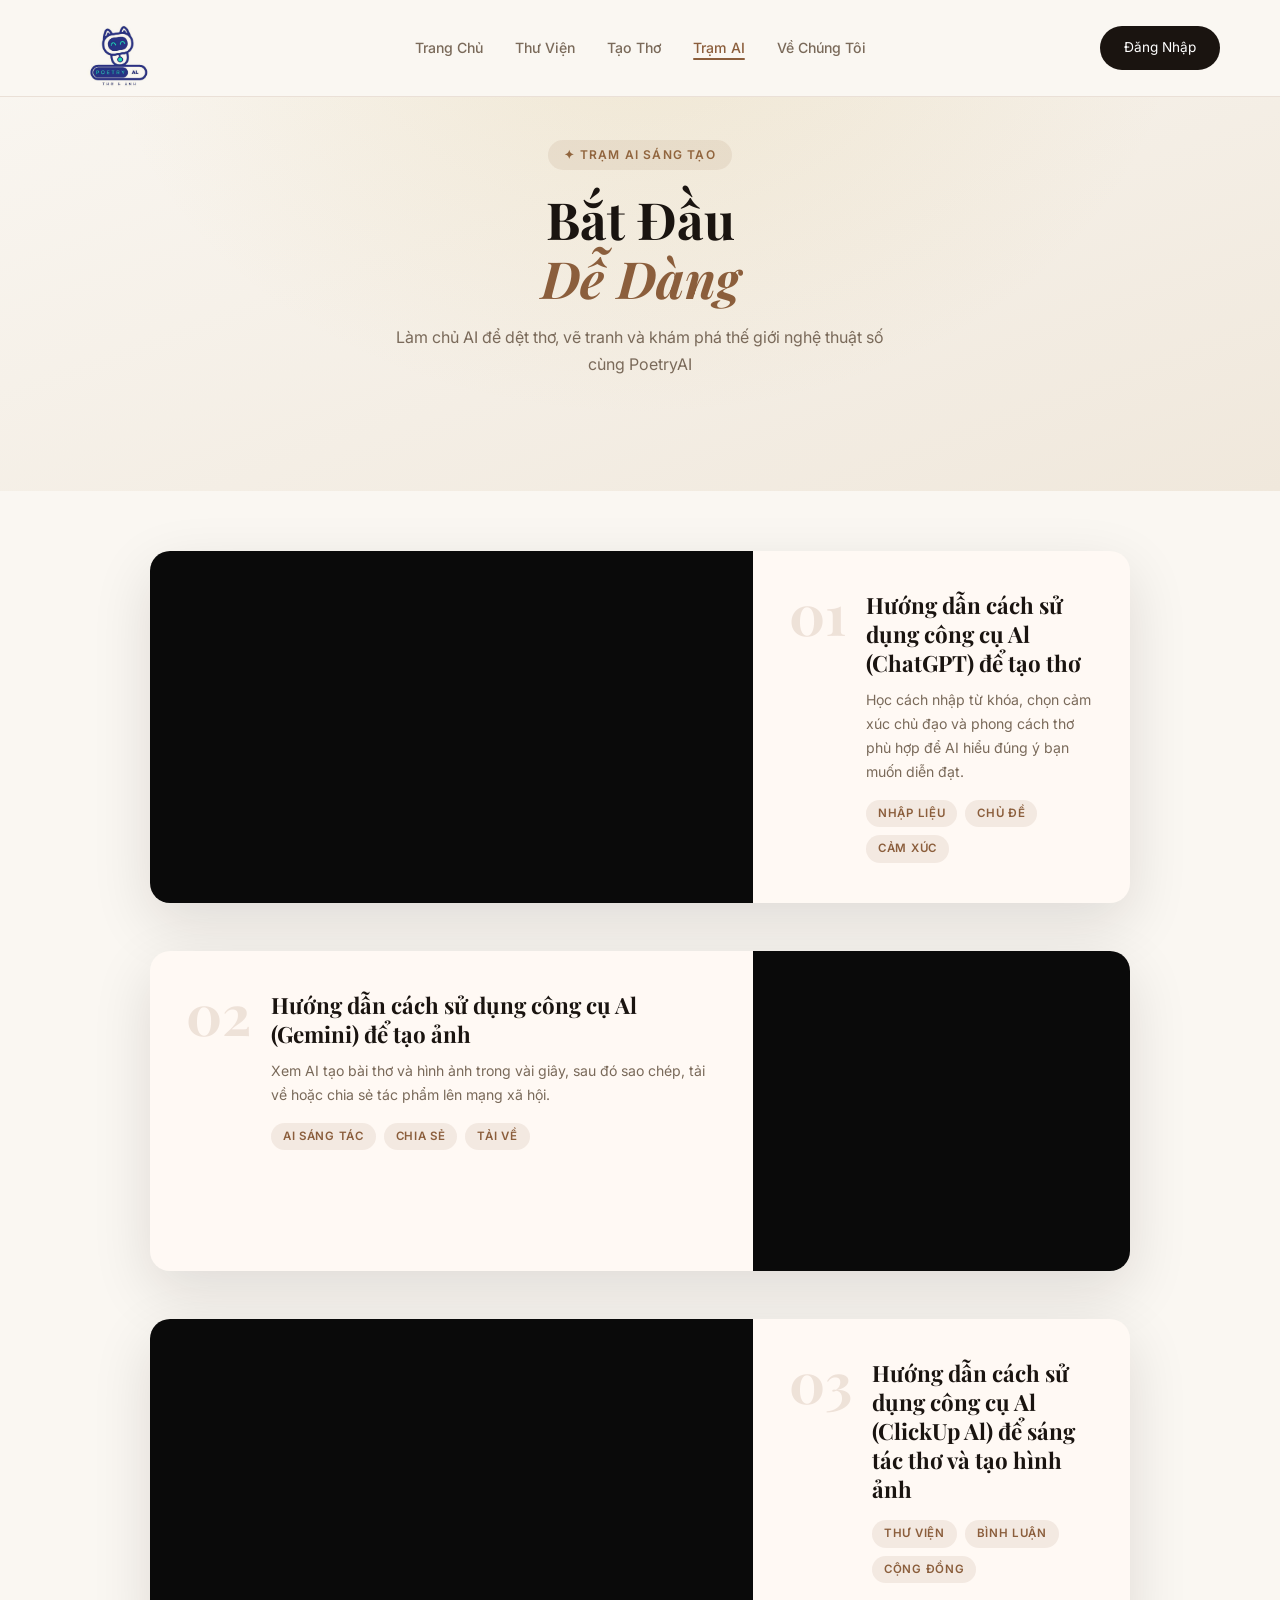
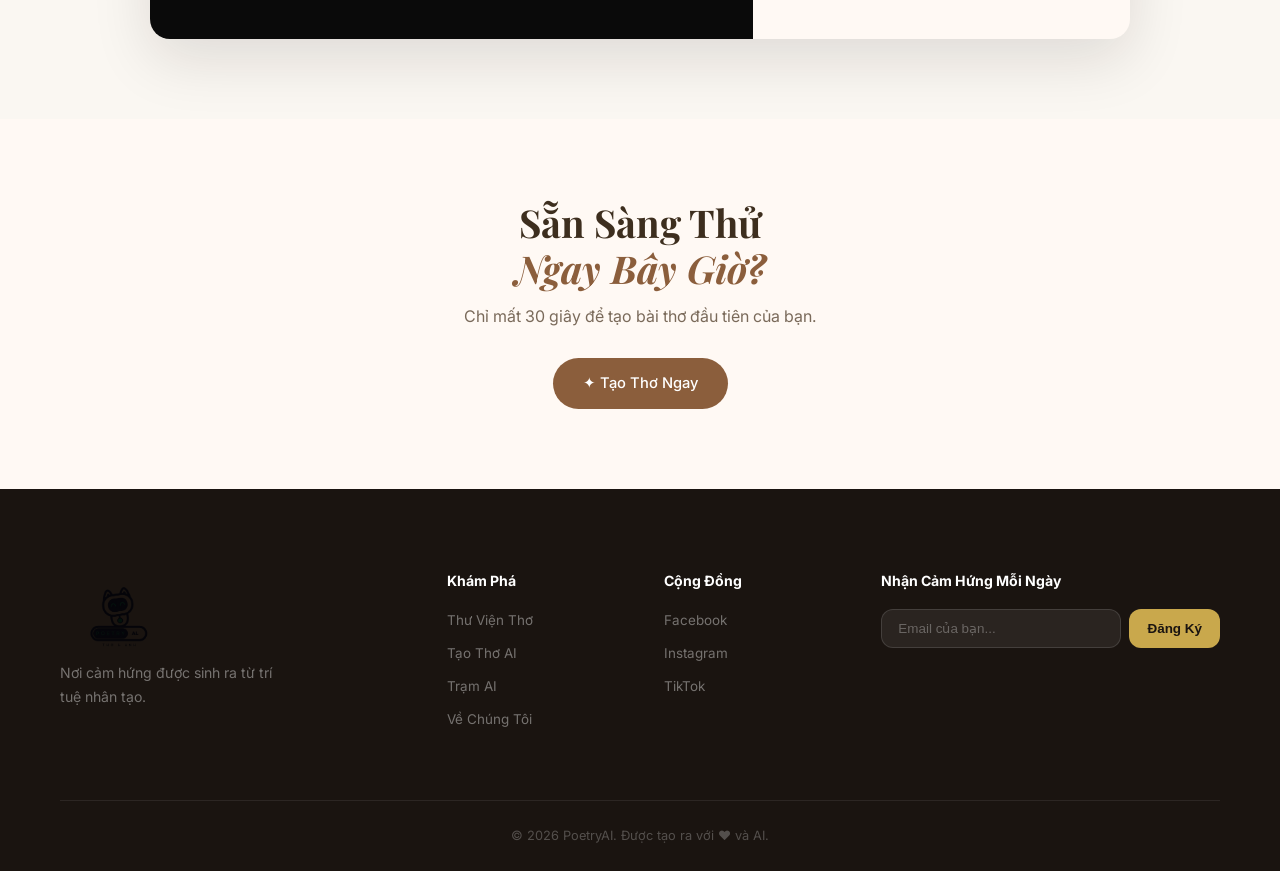
<file: guide.html>
<!DOCTYPE html>
<html lang="vi">
<head>
  <meta charset="UTF-8" />
  <meta name="viewport" content="width=device-width, initial-scale=1.0" />
  <title>Trạm AI — PoetryAI</title>
  <link rel="stylesheet" href="shared.css" />
  <link rel="stylesheet" href="guide.css" />
  <link href="https://fonts.googleapis.com/css2?family=Playfair+Display:ital,wght@0,400;0,700;1,400&family=Inter:wght@300;400;500;600&display=swap" rel="stylesheet" />
</head>
<body>

  <nav class="nav">
    <a href="index.html" class="nav-logo"><img src="logo.jpg" alt="PoetryAI" class="nav-logo-img" /></a>
    <ul class="nav-links">
      <li><a href="index.html">Trang Chủ</a></li>
      <li><a href="gallery.html">Thư Viện</a></li>
      <li><a href="generate.html">Tạo Thơ</a></li>
      <li><a href="guide.html" class="active">Trạm AI</a></li>
      <li><a href="about.html">Về Chúng Tôi</a></li>
    </ul>
    <a href="auth.html" class="btn-nav">Đăng Nhập</a>
  </nav>

  <div class="page-hero">
    <span class="page-hero-tag">✦ Trạm AI sáng tạo</span>
    <h1>Bắt Đầu<br /><em>Dễ Dàng</em></h1>
    <p>Làm chủ AI để dệt thơ, vẽ tranh và khám phá thế giới nghệ thuật số cùng PoetryAI</p>
  </div>

  <section class="guide-section">

    <div class="video-card" id="card1">
      <div class="video-wrap">
        <iframe
          src="https://drive.google.com/file/d/1nl5QEox2lnPyg5EPkj9Nt5WDKKEyI1EM/preview"
          allow="autoplay"
          allowfullscreen
          style="width:100%;height:100%;min-height:320px;border:none;display:block;">
        </iframe>
      </div>
      <div class="video-info">
        <span class="video-num">01</span>
        <div>
          <h2>Hướng dẫn cách sử dụng công cụ Al (ChatGPT) để tạo thơ</h2>
          <p>Học cách nhập từ khóa, chọn cảm xúc chủ đạo và phong cách thơ phù hợp để AI hiểu đúng ý bạn muốn diễn đạt.</p>
          <div class="video-tags">
            <span>Nhập liệu</span>
            <span>Chủ đề</span>
            <span>Cảm xúc</span>
          </div>
        </div>
      </div>
    </div>

    <div class="video-card" id="card2">
      <div class="video-wrap">
        <iframe
          src="https://drive.google.com/file/d/13oaBqaDIRVA0VSYSK6t05Sou-GLDZGWo/preview"
          allow="autoplay"
          allowfullscreen
          style="width:100%;height:100%;min-height:320px;border:none;display:block;">
        </iframe>
      </div>

       
      <div class="video-info">
        <span class="video-num">02</span>
        <div>
          <h2>Hướng dẫn cách sử dụng công cụ Al (Gemini) để tạo ảnh</h2>
          <p>Xem AI tạo bài thơ và hình ảnh trong vài giây, sau đó sao chép, tải về hoặc chia sẻ tác phẩm lên mạng xã hội.</p>
          <div class="video-tags">
            <span>AI Sáng Tác</span>
            <span>Chia sẻ</span>
            <span>Tải về</span>
          </div>
        </div>
      </div>
    </div>

    <div class="video-card" id="card3">
      <div class="video-wrap">
        <iframe
          src="https://drive.google.com/file/d/1larahRHEGIvgAeveD5D2ges_CZaGkebp/preview"
          allow="autoplay"
          allowfullscreen
          style="width:100%;height:100%;min-height:320px;border:none;display:block;">
        </iframe>
      </div>
      <div class="video-info">
        <span class="video-num">03</span>
        <div>
          <h2>Hướng dẫn cách sử dụng công cụ Al (ClickUp Al) để sáng tác thơ và tạo hình ảnh</h2>
          <p></p>
          <div class="video-tags">
            <span>Thư Viện</span>
            <span>Bình Luận</span>
            <span>Cộng Đồng</span>
          </div>
        </div>
      </div>
    </div>

  </section>

  <!-- CTA -->
  <section class="guide-cta">
    <h2>Sẵn Sàng Thử<br /><em>Ngay Bây Giờ?</em></h2>
    <p>Chỉ mất 30 giây để tạo bài thơ đầu tiên của bạn.</p>
    <a href="generate.html" class="btn-primary">✦ Tạo Thơ Ngay</a>
  </section>

  <footer class="footer">
    <div class="footer-inner">
      <div class="footer-brand">
        <a href="index.html" class="nav-logo"><img src="logo.jpg" alt="PoetryAI" class="nav-logo-img" /></a>
        <p>Nơi cảm hứng được sinh ra từ trí tuệ nhân tạo.</p>
      </div>
      <div class="footer-links">
        <h4>Khám Phá</h4>
        <a href="gallery.html">Thư Viện Thơ</a>
        <a href="generate.html">Tạo Thơ AI</a>
        <a href="guide.html">Trạm AI</a>
        <a href="about.html">Về Chúng Tôi</a>
      </div>
      <div class="footer-links">
        <h4>Cộng Đồng</h4>
        <a href="#">Facebook</a>
        <a href="#">Instagram</a>
        <a href="#">TikTok</a>
      </div>
      <div class="footer-newsletter">
        <h4>Nhận Cảm Hứng Mỗi Ngày</h4>
        <div class="newsletter-form">
          <input type="email" placeholder="Email của bạn..." />
          <button onclick="subscribeNewsletter(this)">Đăng Ký</button>
        </div>
      </div>
    </div>
    <div class="footer-bottom">
      <p>© 2026 PoetryAI. Được tạo ra với ❤ và AI.</p>
    </div>
  </footer>

  <script src="app.js"></script>
  <script src="guide.js"></script>
</body>
</html>
</file>
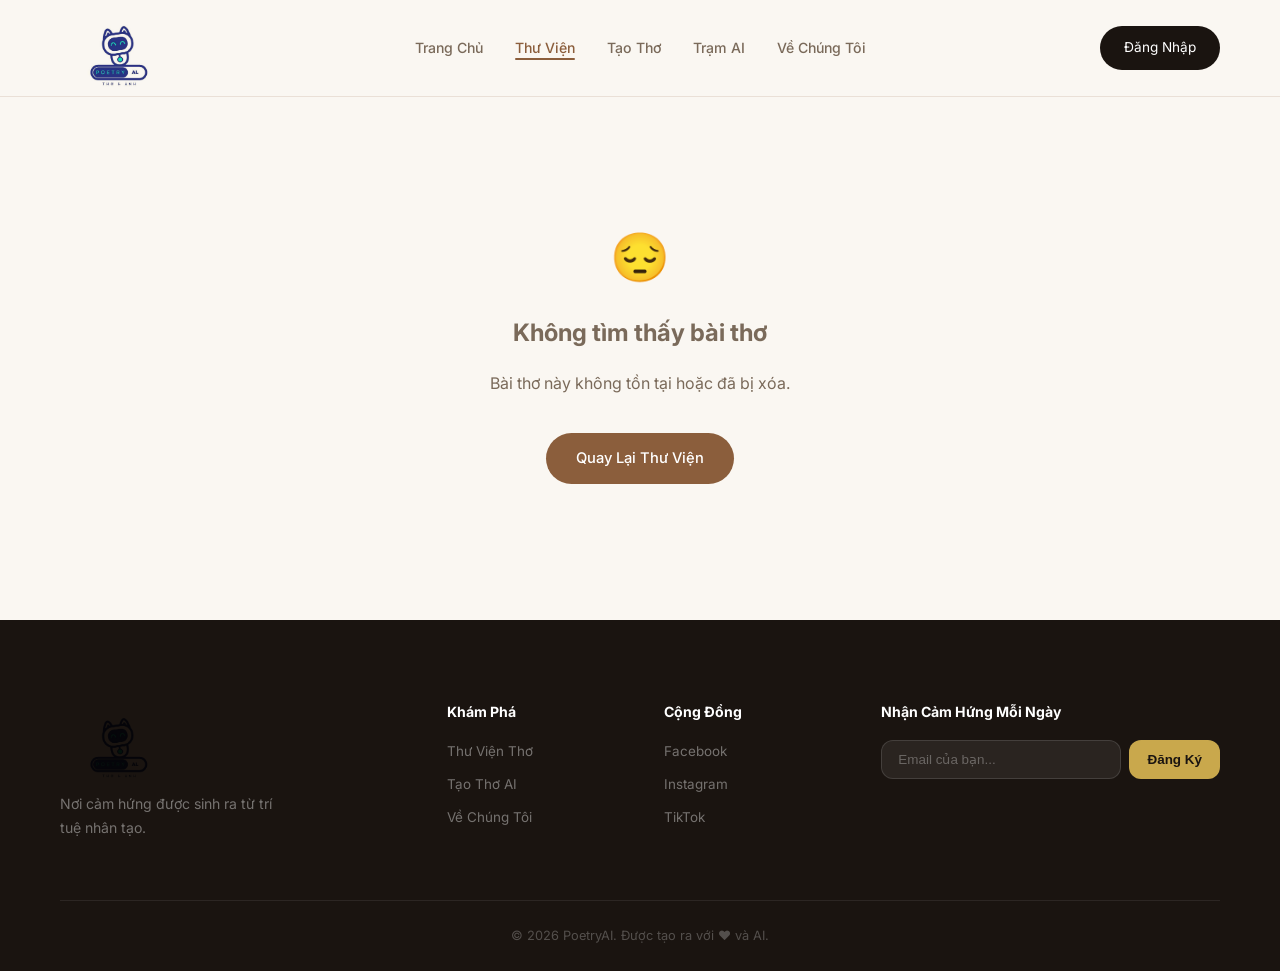
<file: poem.html>
<!DOCTYPE html>
<html lang="vi">
<head>
  <meta charset="UTF-8" />
  <meta name="viewport" content="width=device-width, initial-scale=1.0" />
  <title>Chi Tiết Bài Thơ — PoetryAI</title>
  <link rel="stylesheet" href="shared.css" />
  <link rel="stylesheet" href="poem.css" />
  <link href="https://fonts.googleapis.com/css2?family=Playfair+Display:ital,wght@0,400;0,700;1,400&family=Inter:wght@300;400;500;600&display=swap" rel="stylesheet" />
</head>
<body>

  <nav class="nav">
    <a href="index.html" class="nav-logo"><img src="logo.jpg" alt="PoetryAI" class="nav-logo-img" /></a>
    <ul class="nav-links">
      <li><a href="index.html">Trang Chủ</a></li>
      <li><a href="gallery.html" class="active">Thư Viện</a></li>
      <li><a href="generate.html">Tạo Thơ</a></li>
      <li><a href="guide.html">Trạm AI</a></li>
      <li><a href="about.html">Về Chúng Tôi</a></li>
    </ul>
    <a href="auth.html" class="btn-nav">Đăng Nhập</a>
  </nav>

  <div class="poem-page" id="poemPage">
    <!-- JS inject toàn bộ nội dung -->
    <div class="poem-loading">
      <div class="loading-spinner"></div>
      <p>Đang tải bài thơ...</p>
    </div>
  </div>

  <footer class="footer">
    <div class="footer-inner">
      <div class="footer-brand">
        <a href="index.html" class="nav-logo"><img src="logo.jpg" alt="PoetryAI" class="nav-logo-img" /></a>
        <p>Nơi cảm hứng được sinh ra từ trí tuệ nhân tạo.</p>
      </div>
      <div class="footer-links">
        <h4>Khám Phá</h4>
        <a href="gallery.html">Thư Viện Thơ</a>
        <a href="generate.html">Tạo Thơ AI</a>
        <a href="about.html">Về Chúng Tôi</a>
      </div>
      <div class="footer-links">
        <h4>Cộng Đồng</h4>
        <a href="#">Facebook</a>
        <a href="#">Instagram</a>
        <a href="#">TikTok</a>
      </div>
      <div class="footer-newsletter">
        <h4>Nhận Cảm Hứng Mỗi Ngày</h4>
        <div class="newsletter-form">
          <input type="email" placeholder="Email của bạn..." />
          <button onclick="subscribeNewsletter(this)">Đăng Ký</button>
        </div>
      </div>
    </div>
    <div class="footer-bottom">
      <p>© 2026 PoetryAI. Được tạo ra với ❤ và AI.</p>
    </div>
  </footer>

  <script src="poems-data.js"></script>
  <script src="app.js"></script>
  <script src="poem.js"></script>
</body>
</html>
</file>
<file: shared.css>
/* ===== SHARED STYLES — dùng chung cho tất cả trang ===== */
*, *::before, *::after { box-sizing: border-box; margin: 0; padding: 0; }

:root {
  --cream: #faf7f2;
  --dark: #1a1410;
  --brown: #8b5e3c;
  --gold: #c9a84c;
  --rose: #d4847a;
  --purple: #7c6b9e;
  --text: #3d2e1e;
  --text-light: #7a6a5a;
  --white: #ffffff;
  --card-bg: #fff9f4;
  --border: rgba(139,94,60,0.15);
  --shadow: 0 20px 60px rgba(26,20,16,0.12);
  --radius: 20px;
  --radius-sm: 12px;
}

html { scroll-behavior: smooth; }
body {
  font-family: 'Inter', sans-serif;
  background: var(--cream);
  color: var(--text);
  line-height: 1.7;
  overflow-x: hidden;
}
em { font-family: 'Playfair Display', serif; font-style: italic; color: var(--brown); }

/* ===== NAV ===== */
.nav {
  position: fixed; top: 0; left: 0; right: 0; z-index: 100;
  display: flex; align-items: center; justify-content: space-between;
  padding: 8px 60px;
  background: var(--cream);
  backdrop-filter: blur(20px);
  border-bottom: 1px solid var(--border);
  transition: box-shadow 0.3s;
  min-height: 64px;
}
.nav-logo {
  text-decoration: none;
  display: flex;
  align-items: center;
  flex-shrink: 0;
}
.nav-logo-img {
  height: 80px;
  width: 120px;
  display: block;
  object-fit: cover;
  object-position: center 30%;
  mix-blend-mode: multiply;
  transition: transform 0.3s;
  margin: 0;
}
.nav-logo-img:hover { transform: scale(1.04); }
.nav { min-height: 90px; }
.nav-links { display: flex; gap: 32px; list-style: none; }
.nav-links a {
  text-decoration: none; color: var(--text-light);
  font-size: 0.88rem; font-weight: 500;
  transition: color 0.3s; position: relative;
}
.nav-links a:hover, .nav-links a.active { color: var(--brown); }
.nav-links a.active::after {
  content: ''; position: absolute; bottom: -4px; left: 0; right: 0;
  height: 2px; background: var(--brown); border-radius: 2px;
}
.btn-nav {
  background: var(--dark); color: var(--white);
  border: none; padding: 10px 24px;
  border-radius: 50px; font-size: 0.85rem;
  cursor: pointer; transition: background 0.3s;
  text-decoration: none; display: inline-block;
}
.btn-nav:hover { background: var(--brown); }

/* ===== BUTTONS ===== */
.btn-primary {
  background: var(--brown); color: var(--white);
  padding: 13px 30px; border-radius: 50px;
  text-decoration: none; font-weight: 500;
  font-size: 0.92rem; transition: all 0.3s;
  display: inline-block; border: none; cursor: pointer;
}
.btn-primary:hover { background: var(--dark); transform: translateY(-2px); box-shadow: 0 8px 24px rgba(139,94,60,0.3); }

.btn-ghost {
  background: transparent; color: var(--text);
  padding: 13px 30px; border-radius: 50px;
  text-decoration: none; font-weight: 500;
  font-size: 0.92rem; border: 1.5px solid var(--border);
  transition: all 0.3s; display: inline-block;
}
.btn-ghost:hover { border-color: var(--brown); color: var(--brown); }

.btn-outline {
  padding: 12px 36px; border-radius: 50px;
  border: 1.5px solid var(--brown); color: var(--brown);
  background: transparent; font-size: 0.9rem;
  cursor: pointer; transition: all 0.3s;
}
.btn-outline:hover { background: var(--brown); color: var(--white); }

/* ===== SECTION HEADER ===== */
.section-header { text-align: center; margin-bottom: 48px; }
.section-header.light h2 { color: var(--white); }
.section-header.light p { color: rgba(255,255,255,0.65); max-width: 500px; margin: 12px auto 0; }
.section-tag {
  display: inline-block; color: var(--brown);
  font-size: 0.75rem; font-weight: 600;
  letter-spacing: 0.14em; text-transform: uppercase; margin-bottom: 10px;
}
.section-header h2 {
  font-family: 'Playfair Display', serif;
  font-size: clamp(1.8rem, 3vw, 2.8rem);
  line-height: 1.2; color: var(--dark);
}

/* ===== PAGE HERO (dùng cho các trang phụ) ===== */
.page-hero {
  padding: 140px 60px 80px;
  text-align: center;
  background: linear-gradient(160deg, var(--cream) 0%, #f0e8dc 100%);
  position: relative; overflow: hidden;
}
.page-hero::before {
  content: '';
  position: absolute; inset: 0;
  background: radial-gradient(ellipse at 50% 0%, rgba(201,168,76,0.15) 0%, transparent 60%);
}
.page-hero-tag {
  display: inline-block;
  background: rgba(139,94,60,0.1); color: var(--brown);
  padding: 5px 16px; border-radius: 50px;
  font-size: 0.75rem; font-weight: 600;
  letter-spacing: 0.1em; text-transform: uppercase;
  margin-bottom: 20px;
}
.page-hero h1 {
  font-family: 'Playfair Display', serif;
  font-size: clamp(2.4rem, 4vw, 4rem);
  line-height: 1.15; color: var(--dark);
  margin-bottom: 16px; position: relative;
}
.page-hero p {
  color: var(--text-light); font-size: 1rem;
  max-width: 520px; margin: 0 auto 32px;
  position: relative;
}

/* ===== FOOTER ===== */
.footer { background: var(--dark); padding: 80px 60px 0; }
.footer-inner {
  display: grid; grid-template-columns: 2fr 1fr 1fr 2fr;
  gap: 48px; padding-bottom: 60px;
  border-bottom: 1px solid rgba(255,255,255,0.08);
}
.footer-brand .nav-logo { color: var(--gold); display: block; margin-bottom: 12px; font-size: 1.3rem; }
.footer-brand p { color: rgba(255,255,255,0.4); font-size: 0.88rem; max-width: 220px; }
.footer-links h4 { color: var(--white); font-size: 0.88rem; margin-bottom: 16px; }
.footer-links a {
  display: block; color: rgba(255,255,255,0.4);
  text-decoration: none; font-size: 0.84rem;
  margin-bottom: 10px; transition: color 0.3s;
}
.footer-links a:hover { color: var(--gold); }
.footer-newsletter h4 { color: var(--white); font-size: 0.88rem; margin-bottom: 16px; }
.newsletter-form { display: flex; gap: 8px; }
.newsletter-form input {
  flex: 1; padding: 11px 16px;
  background: rgba(255,255,255,0.07);
  border: 1px solid rgba(255,255,255,0.12);
  border-radius: var(--radius-sm);
  color: var(--white); font-size: 0.84rem; outline: none;
}
.newsletter-form input::placeholder { color: rgba(255,255,255,0.3); }
.newsletter-form button {
  padding: 11px 18px; background: var(--gold);
  color: var(--dark); border: none;
  border-radius: var(--radius-sm);
  font-weight: 600; font-size: 0.84rem;
  cursor: pointer; transition: background 0.3s; white-space: nowrap;
}
.newsletter-form button:hover { background: var(--brown); color: var(--white); }
.footer-bottom {
  padding: 24px 0; text-align: center;
  color: rgba(255,255,255,0.25); font-size: 0.8rem;
}

/* ===== PAGE TRANSITION ===== */
body {
  animation: pageFadeIn 0.4s ease;
}
@keyframes pageFadeIn {
  from { opacity: 0; transform: translateY(8px); }
  to   { opacity: 1; transform: translateY(0); }
}
/* links tự navigate bình thường, transition xử lý bằng JS */

/* ===== TOAST ===== */
.toast {
  position: fixed; bottom: 32px; left: 50%; transform: translateX(-50%);
  background: var(--dark); color: var(--white); padding: 12px 24px;
  border-radius: 50px; font-size: 0.88rem; z-index: 9999;
  box-shadow: 0 8px 24px rgba(0,0,0,0.3);
  animation: fadeUp 0.3s ease;
}
@keyframes fadeUp {
  from { opacity: 0; transform: translateX(-50%) translateY(10px); }
  to   { opacity: 1; transform: translateX(-50%) translateY(0); }
}
@keyframes float {
  0%, 100% { transform: translateY(0); }
  50% { transform: translateY(-12px); }
}
.floating { animation: float 5s ease-in-out infinite; }

/* ===== RESPONSIVE NAV ===== */
@media (max-width: 768px) {
  .nav { padding: 14px 20px; }
  .nav-links { display: none; }
  .page-hero { padding: 110px 20px 60px; }
  .footer { padding: 60px 20px 0; }
  .footer-inner { grid-template-columns: 1fr; gap: 28px; }
}

/* ===== HAMBURGER MENU ===== */
.nav-hamburger {
  display: none; flex-direction: column; gap: 5px;
  background: none; border: none; cursor: pointer; padding: 4px;
}
.nav-hamburger span {
  display: block; width: 22px; height: 2px;
  background: var(--brown); border-radius: 2px;
  transition: all 0.3s;
}
.nav-hamburger.open span:nth-child(1) { transform: translateY(7px) rotate(45deg); }
.nav-hamburger.open span:nth-child(2) { opacity: 0; }
.nav-hamburger.open span:nth-child(3) { transform: translateY(-7px) rotate(-45deg); }

.nav-mobile-menu {
  display: none; position: fixed;
  top: 60px; left: 0; right: 0;
  background: rgba(250,247,242,0.98);
  backdrop-filter: blur(20px);
  border-bottom: 1px solid var(--border);
  padding: 16px 20px 20px;
  z-index: 99; flex-direction: column; gap: 4px;
  box-shadow: 0 8px 24px rgba(26,20,16,0.1);
}
.nav-mobile-menu.open { display: flex; }
.nav-mobile-menu a {
  display: block; padding: 12px 16px;
  color: var(--text); text-decoration: none;
  font-size: 0.95rem; font-weight: 500;
  border-radius: var(--radius-sm);
  transition: background 0.2s;
}
.nav-mobile-menu a:hover, .nav-mobile-menu a.active {
  background: rgba(139,94,60,0.08); color: var(--brown);
}
.nav-mobile-menu .btn-nav-mobile {
  display: block; margin-top: 8px; padding: 12px 16px;
  background: var(--dark); color: var(--white);
  border-radius: var(--radius-sm); text-align: center;
  text-decoration: none; font-weight: 500; font-size: 0.9rem;
}

@media (max-width: 768px) {
  .nav-hamburger { display: flex; }
}
</file>
<file: guide.css>
/* ===== GUIDE PAGE ===== */
.guide-section {
  padding: 60px 60px 80px;
  display: flex; flex-direction: column; gap: 48px;
  max-width: 1100px; margin: 0 auto;
}

/* VIDEO CARD */
.video-card {
  display: grid; grid-template-columns: 1.6fr 1fr;
  gap: 0; border-radius: var(--radius);
  overflow: hidden;
  box-shadow: var(--shadow);
  background: var(--card-bg);
  transition: transform 0.3s;
}
.video-card:hover { transform: translateY(-4px); }
.video-card:nth-child(even) { grid-template-columns: 1fr 1.6fr; direction: rtl; }
.video-card:nth-child(even) > * { direction: ltr; }

/* VIDEO WRAP */
.video-wrap {
  position: relative; background: #0a0a0a;
  overflow: hidden;
}
.video-wrap video {
  width: 100%; height: 100%;
  object-fit: cover; display: block;
  min-height: 320px;
}

/* OVERLAY (big play button) */
.video-overlay {
  position: absolute; inset: 0;
  display: flex; align-items: center; justify-content: center;
  background: rgba(26,20,16,0.45);
  cursor: pointer; transition: background 0.3s;
}
.video-overlay:hover { background: rgba(26,20,16,0.3); }
.video-overlay.hidden { display: none; }

.play-btn {
  width: 72px; height: 72px;
  background: rgba(201,168,76,0.9);
  border-radius: 50%;
  display: flex; align-items: center; justify-content: center;
  transition: transform 0.3s, background 0.3s;
  box-shadow: 0 8px 32px rgba(0,0,0,0.4);
}
.play-btn svg { margin-left: 4px; }
.video-overlay:hover .play-btn {
  transform: scale(1.1);
  background: var(--gold);
}

/* CUSTOM CONTROLS */
.video-controls {
  position: absolute; bottom: 0; left: 0; right: 0;
  display: flex; align-items: center; gap: 10px;
  padding: 10px 14px;
  background: linear-gradient(transparent, rgba(0,0,0,0.75));
  opacity: 0; transition: opacity 0.3s;
}
.video-wrap:hover .video-controls { opacity: 1; }

.vc-btn {
  background: none; border: none;
  color: rgba(255,255,255,0.85); cursor: pointer;
  padding: 4px; display: flex; align-items: center;
  transition: color 0.2s; flex-shrink: 0;
}
.vc-btn:hover { color: var(--gold); }

.vc-progress {
  flex: 1; height: 4px; background: rgba(255,255,255,0.25);
  border-radius: 2px; cursor: pointer; position: relative;
}
.vc-bar {
  height: 100%; background: var(--gold);
  border-radius: 2px; width: 0%;
  transition: width 0.1s linear;
  pointer-events: none;
}
.vc-time {
  color: rgba(255,255,255,0.7); font-size: 0.75rem;
  white-space: nowrap; flex-shrink: 0;
}

/* VIDEO INFO */
.video-info {
  padding: 40px 36px;
  display: flex; gap: 20px; align-items: flex-start;
}
.video-num {
  font-family: 'Playfair Display', serif;
  font-size: 3.5rem; font-weight: 700;
  color: rgba(139,94,60,0.15);
  line-height: 1; flex-shrink: 0;
  margin-top: -6px;
}
.video-info h2 {
  font-family: 'Playfair Display', serif;
  font-size: 1.4rem; color: var(--dark);
  margin-bottom: 10px; line-height: 1.3;
}
.video-info p {
  font-size: 0.88rem; color: var(--text-light);
  line-height: 1.7; margin-bottom: 16px;
}
.video-tags { display: flex; gap: 8px; flex-wrap: wrap; }
.video-tags span {
  background: rgba(139,94,60,0.1); color: var(--brown);
  padding: 4px 12px; border-radius: 50px;
  font-size: 0.72rem; font-weight: 600;
  letter-spacing: 0.06em; text-transform: uppercase;
}

/* CTA */
.guide-cta {
  text-align: center; padding: 80px 60px;
  background: var(--card-bg);
}
.guide-cta h2 {
  font-family: 'Playfair Display', serif;
  font-size: clamp(1.8rem, 3vw, 2.6rem);
  line-height: 1.2; margin-bottom: 12px;
}
.guide-cta p { color: var(--text-light); margin-bottom: 28px; }

/* RESPONSIVE */
@media (max-width: 900px) {
  .guide-section { padding: 40px 32px 60px; }
  .video-card,
  .video-card:nth-child(even) { grid-template-columns: 1fr; direction: ltr; }
  .video-wrap video { min-height: 240px; }
  .video-info { padding: 24px; }
  .guide-cta { padding: 60px 32px; }
}
@media (max-width: 560px) {
  .guide-section { padding: 32px 20px 48px; }
  .video-info { flex-direction: column; gap: 8px; padding: 20px; }
  .video-num { font-size: 2.5rem; }
  .guide-cta { padding: 48px 20px; }
}

/* ===== MOBILE 480px ===== */
@media (max-width: 480px) {
  .guide-section { padding: 28px 16px 48px; gap: 32px; }
  .video-card, .video-card:nth-child(even) { grid-template-columns: 1fr; direction: ltr; }
  .video-wrap iframe, .video-wrap video { min-height: 200px; }
  .video-info { padding: 18px 16px; flex-direction: column; gap: 6px; }
  .video-num { font-size: 2rem; }
  .video-info h2 { font-size: 1.1rem; }
  .guide-cta { padding: 48px 16px; }
}
</file>
<file: poem.css>
/* ===== POEM DETAIL PAGE ===== */
.poem-page { padding-top: 80px; }

.poem-loading {
  display: flex; flex-direction: column; align-items: center;
  justify-content: center; min-height: 60vh; gap: 16px;
  color: var(--text-light);
}
.loading-spinner {
  width: 40px; height: 40px;
  border: 3px solid var(--border);
  border-top-color: var(--brown);
  border-radius: 50%;
  animation: spin 0.8s linear infinite;
}
@keyframes spin { to { transform: rotate(360deg); } }

/* BREADCRUMB */
.breadcrumb {
  padding: 20px 60px 0;
  display: flex; align-items: center; gap: 8px;
  font-size: 0.82rem; color: var(--text-light);
}
.breadcrumb a { color: var(--brown); text-decoration: none; }
.breadcrumb a:hover { text-decoration: underline; }
.breadcrumb span { color: var(--text-light); }

/* POEM HERO */
.poem-hero {
  display: grid; grid-template-columns: 1fr 1fr;
  min-height: 80vh; margin-top: 20px;
}
.poem-hero-img { position: relative; overflow: hidden; }
.poem-hero-img img { width: 100%; height: 100%; object-fit: cover; display: block; min-height: 600px; }
.poem-hero-img::after {
  content: ''; position: absolute; inset: 0;
  background: linear-gradient(to right, transparent 60%, var(--cream));
}

.poem-hero-content {
  padding: 80px 60px;
  display: flex; flex-direction: column; justify-content: center;
}
.poem-category-tag {
  display: inline-block;
  background: rgba(139,94,60,0.1); color: var(--brown);
  padding: 5px 14px; border-radius: 50px;
  font-size: 0.72rem; font-weight: 600;
  letter-spacing: 0.1em; text-transform: uppercase; margin-bottom: 20px;
}
.poem-hero-content h1 {
  font-family: 'Playfair Display', serif;
  font-size: clamp(2rem, 3.5vw, 3.2rem);
  line-height: 1.15; color: var(--dark); margin-bottom: 32px;
}
.poem-full-text {
  font-family: 'Playfair Display', serif;
  font-style: italic; font-size: 1.05rem;
  line-height: 2.1; color: var(--text);
  border-left: 3px solid var(--gold);
  padding-left: 24px; margin-bottom: 32px;
}
.poem-info-row {
  display: flex; gap: 20px; flex-wrap: wrap;
  margin-bottom: 28px;
}
.poem-info-badge {
  background: var(--card-bg); border: 1px solid var(--border);
  padding: 6px 14px; border-radius: 50px;
  font-size: 0.78rem; color: var(--text-light);
}
.poem-actions { display: flex; gap: 12px; flex-wrap: wrap; }
.poem-action-btn {
  padding: 10px 22px; border-radius: 50px;
  border: 1.5px solid var(--border);
  background: transparent; color: var(--text);
  font-size: 0.84rem; cursor: pointer; transition: all 0.3s;
}
.poem-action-btn:hover { border-color: var(--brown); color: var(--brown); }
.poem-action-btn.liked { background: var(--rose); color: var(--white); border-color: var(--rose); }

/* POEM STATS */
.poem-stats-bar {
  display: flex; gap: 32px; padding: 24px 60px;
  background: var(--card-bg); border-top: 1px solid var(--border);
  border-bottom: 1px solid var(--border);
  flex-wrap: wrap;
}
.poem-stats-bar:empty { display: none; }
.ps-item { display: flex; align-items: center; gap: 8px; font-size: 0.88rem; color: var(--text-light); }
.ps-num { font-weight: 600; color: var(--text); font-size: 1rem; }

/* RELATED */
.poem-related { padding: 80px 60px; }
.related-grid {
  display: grid; grid-template-columns: repeat(3, 1fr); gap: 24px;
}
.related-card {
  border-radius: var(--radius); overflow: hidden;
  background: var(--card-bg);
  box-shadow: 0 4px 20px rgba(26,20,16,0.07);
  transition: transform 0.3s; cursor: pointer;
  text-decoration: none; color: inherit; display: block;
}
.related-card:hover { transform: translateY(-5px); }
.related-card img { width: 100%; height: 200px; object-fit: cover; display: block; }
.related-body { padding: 18px; }
.related-body h4 {
  font-family: 'Playfair Display', serif;
  font-size: 1rem; color: var(--dark); margin: 6px 0;
}
.related-body p { font-size: 0.8rem; color: var(--text-light); font-style: italic; }

@media (max-width: 900px) {
  .poem-hero { grid-template-columns: 1fr; }
  .poem-hero-img img { min-height: 300px; }
  .poem-hero-img::after { background: linear-gradient(to top, var(--cream) 0%, transparent 40%); }
  .poem-hero-content { padding: 40px 32px; }
  .breadcrumb { padding: 20px 32px 0; }
  .poem-stats-bar { padding: 20px 32px; flex-wrap: wrap; gap: 16px; }
  .poem-related { padding: 60px 32px; }
  .related-grid { grid-template-columns: 1fr 1fr; }
}
@media (max-width: 560px) {
  .poem-hero-content { padding: 32px 20px; }
  .breadcrumb { padding: 16px 20px 0; }
  .poem-stats-bar { padding: 16px 20px; }
  .poem-related { padding: 48px 20px; }
  .related-grid { grid-template-columns: 1fr; }
}

/* ===== COMMENTS SECTION ===== */
.comments-section {
  padding: 60px 60px 80px;
  max-width: 860px; margin: 0 auto;
}
.comments-header {
  margin-bottom: 32px;
  border-bottom: 1px solid var(--border);
  padding-bottom: 16px;
}
.comments-header h2 {
  font-family: 'Playfair Display', serif;
  font-size: 1.5rem; color: var(--dark);
  display: flex; align-items: center; gap: 10px;
}
.comments-count {
  font-family: 'Inter', sans-serif;
  font-size: 0.9rem; color: var(--text-light); font-weight: 400;
}

/* FORM */
.comment-form-wrap {
  display: flex; gap: 14px; margin-bottom: 40px;
}
.comment-avatar {
  width: 42px; height: 42px; flex-shrink: 0;
  background: linear-gradient(135deg, var(--brown), var(--gold));
  border-radius: 50%;
  display: flex; align-items: center; justify-content: center;
  color: var(--white); font-size: 1rem; margin-top: 2px;
}
.comment-form { flex: 1; display: flex; flex-direction: column; gap: 10px; }
.comment-form input,
.comment-form textarea {
  width: 100%; padding: 12px 16px;
  background: var(--white);
  border: 1.5px solid var(--border);
  border-radius: var(--radius-sm);
  font-size: 0.88rem; color: var(--text);
  font-family: 'Inter', sans-serif;
  outline: none; transition: border-color 0.3s;
  resize: none;
}
.comment-form input:focus,
.comment-form textarea:focus {
  border-color: var(--brown);
  box-shadow: 0 0 0 3px rgba(139,94,60,0.08);
}
.comment-form input::placeholder,
.comment-form textarea::placeholder { color: rgba(122,106,90,0.5); }
.comment-form-footer {
  display: flex; justify-content: space-between; align-items: center;
}
.comment-char { font-size: 0.75rem; color: var(--text-light); }
.btn-comment-submit {
  padding: 10px 24px; border-radius: 50px;
  background: var(--brown); color: var(--white);
  border: none; font-size: 0.85rem; font-weight: 600;
  cursor: pointer; transition: all 0.3s;
  font-family: 'Inter', sans-serif;
}
.btn-comment-submit:hover { background: var(--dark); transform: translateY(-1px); }

/* LIST */
.no-comments {
  text-align: center; padding: 40px 20px;
  color: var(--text-light); font-size: 0.9rem;
  font-style: italic;
  border: 1.5px dashed var(--border);
  border-radius: var(--radius);
}
.comment-item {
  display: flex; gap: 14px;
  padding: 20px 0;
  border-bottom: 1px solid var(--border);
  animation: fadeInUp 0.3s ease;
}
@keyframes fadeInUp {
  from { opacity: 0; transform: translateY(8px); }
  to   { opacity: 1; transform: translateY(0); }
}
.comment-avatar-sm {
  width: 38px; height: 38px; flex-shrink: 0;
  background: linear-gradient(135deg, var(--purple), var(--rose));
  border-radius: 50%;
  display: flex; align-items: center; justify-content: center;
  color: var(--white); font-size: 0.85rem; font-weight: 600;
  margin-top: 2px;
}
.comment-body { flex: 1; }
.comment-meta {
  display: flex; align-items: center; gap: 10px; margin-bottom: 6px;
}
.comment-name { font-weight: 600; font-size: 0.88rem; color: var(--dark); }
.comment-time { font-size: 0.75rem; color: var(--text-light); }
.comment-text {
  font-size: 0.9rem; color: var(--text);
  line-height: 1.7; margin-bottom: 10px;
  white-space: pre-wrap;
}
.comment-actions { display: flex; gap: 10px; }
.cmt-btn {
  padding: 4px 12px; border-radius: 50px;
  border: 1px solid var(--border);
  background: transparent; color: var(--text-light);
  font-size: 0.76rem; cursor: pointer; transition: all 0.2s;
}
.cmt-btn:hover { border-color: var(--brown); color: var(--brown); }
.cmt-delete:hover { border-color: #e05252; color: #e05252; }

/* LIKE BUTTON */
.like-btn { display: flex; align-items: center; gap: 6px; }
.like-count {
  background: rgba(139,94,60,0.12);
  color: var(--brown);
  padding: 1px 8px; border-radius: 50px;
  font-size: 0.78rem; font-weight: 600;
  min-width: 20px; text-align: center;
}
.poem-action-btn.liked {
  background: var(--rose); color: var(--white); border-color: var(--rose);
}
.poem-action-btn.liked .like-count {
  background: rgba(255,255,255,0.25); color: var(--white);
}
.poem-action-btn.liked .like-icon { animation: heartPop 0.3s ease; }
@keyframes heartPop {
  0%   { transform: scale(1); }
  50%  { transform: scale(1.4); }
  100% { transform: scale(1); }
}

@media (max-width: 900px) {
  .comments-section { padding: 48px 32px 60px; }
}
@media (max-width: 560px) {
  .comments-section { padding: 40px 20px 48px; }
  .comment-form-wrap { gap: 10px; }
}

/* ===== MOBILE 480px ===== */
@media (max-width: 480px) {
  .poem-hero-content { padding: 24px 16px; }
  .poem-hero-content h1 { font-size: 1.6rem; }
  .poem-full-text { font-size: 0.9rem; padding: 12px 12px 12px 16px; }
  .poem-actions { flex-direction: column; }
  .poem-action-btn { width: 100%; justify-content: center; }
  .breadcrumb { padding: 12px 16px 0; font-size: 0.75rem; }
  .poem-stats-bar { padding: 14px 16px; gap: 12px; }
  .poem-related { padding: 40px 16px; }
  .comments-section { padding: 32px 16px 48px; }
  .comment-form-wrap { flex-direction: column; }
  .comment-avatar { display: none; }
}
</file>
